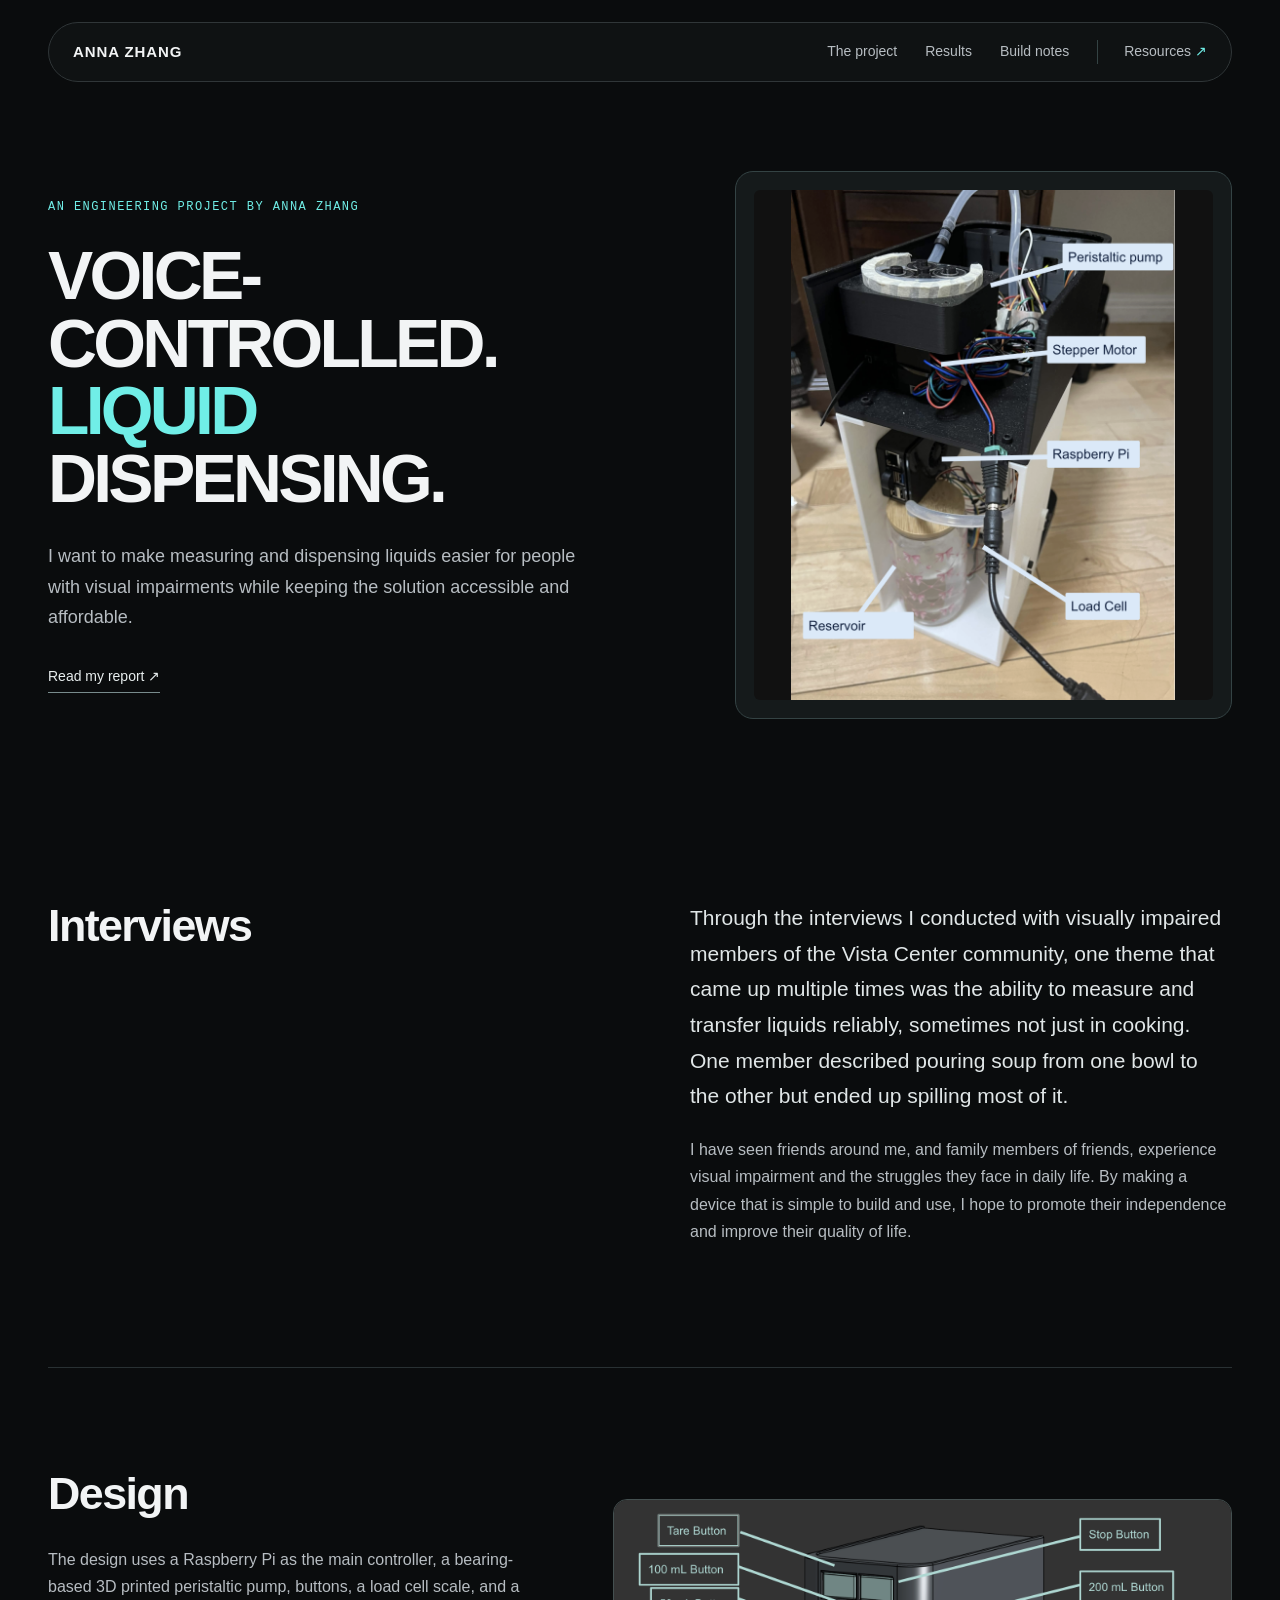
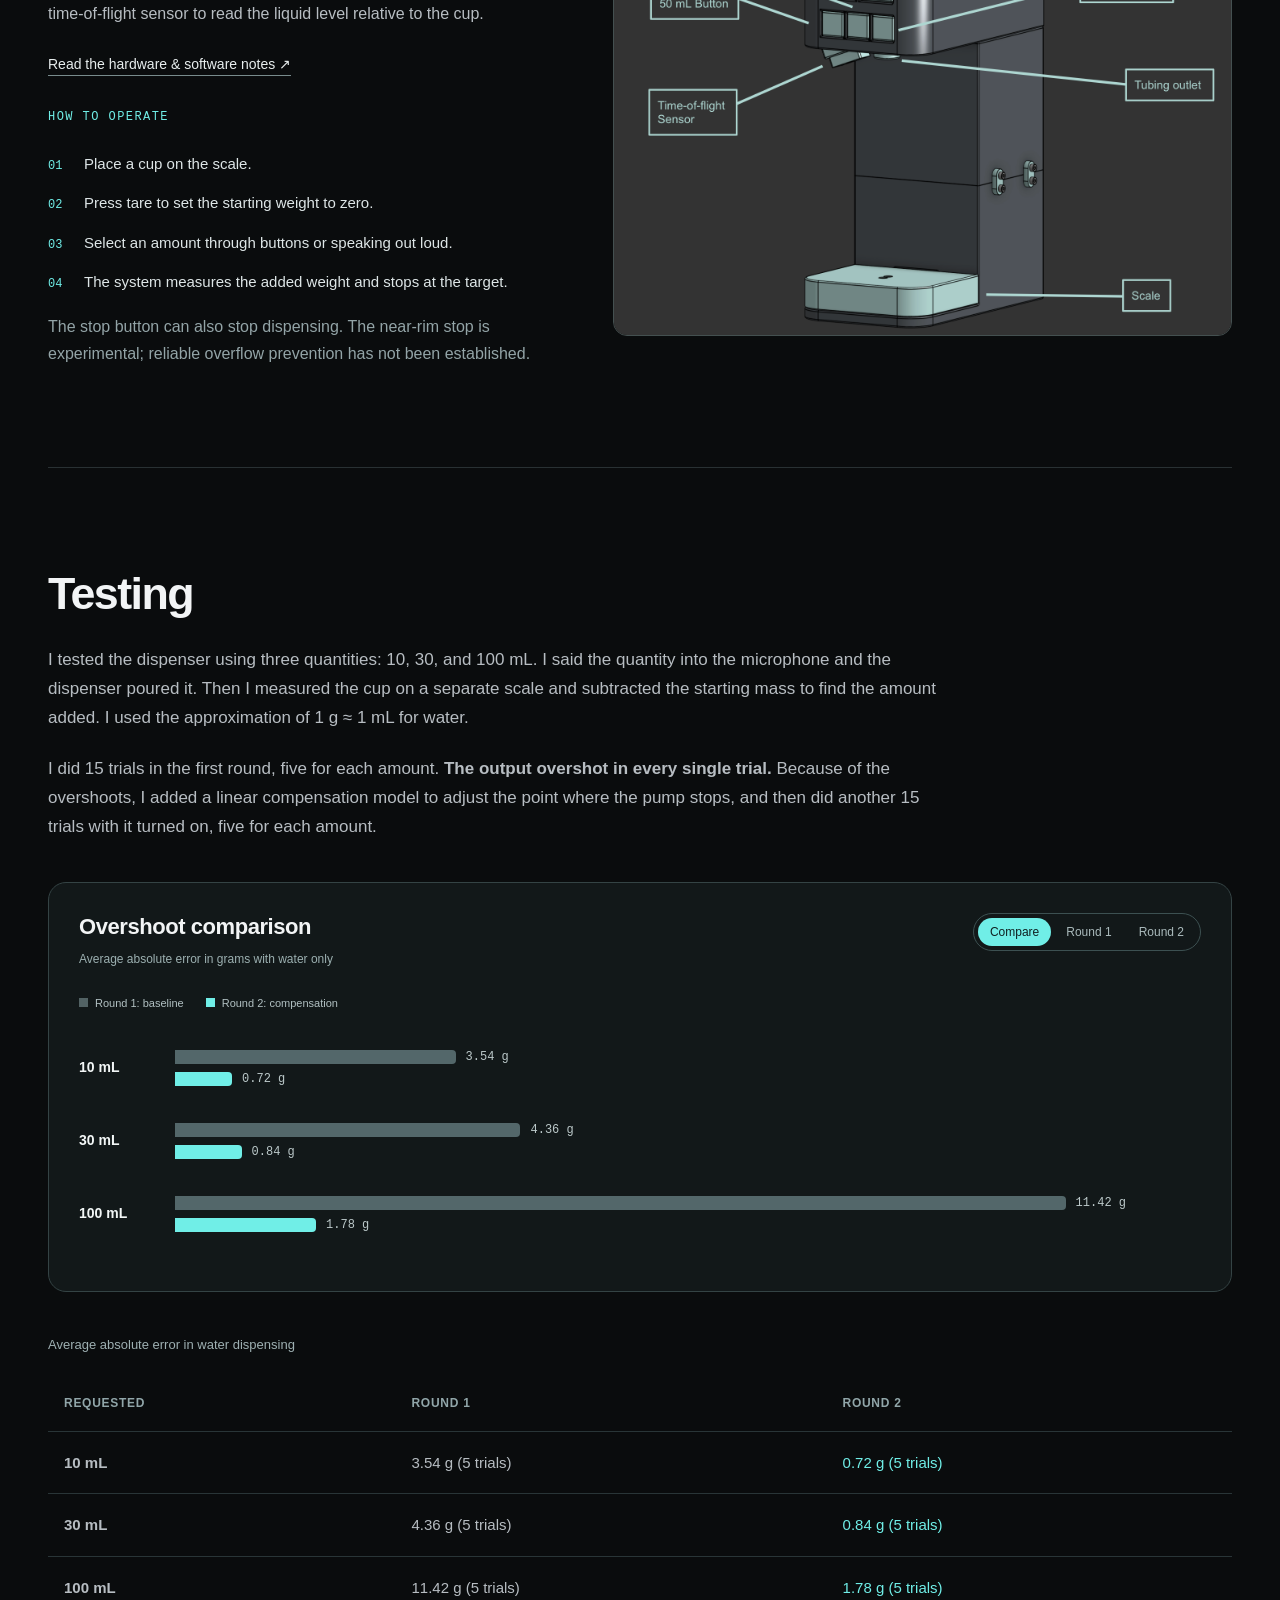
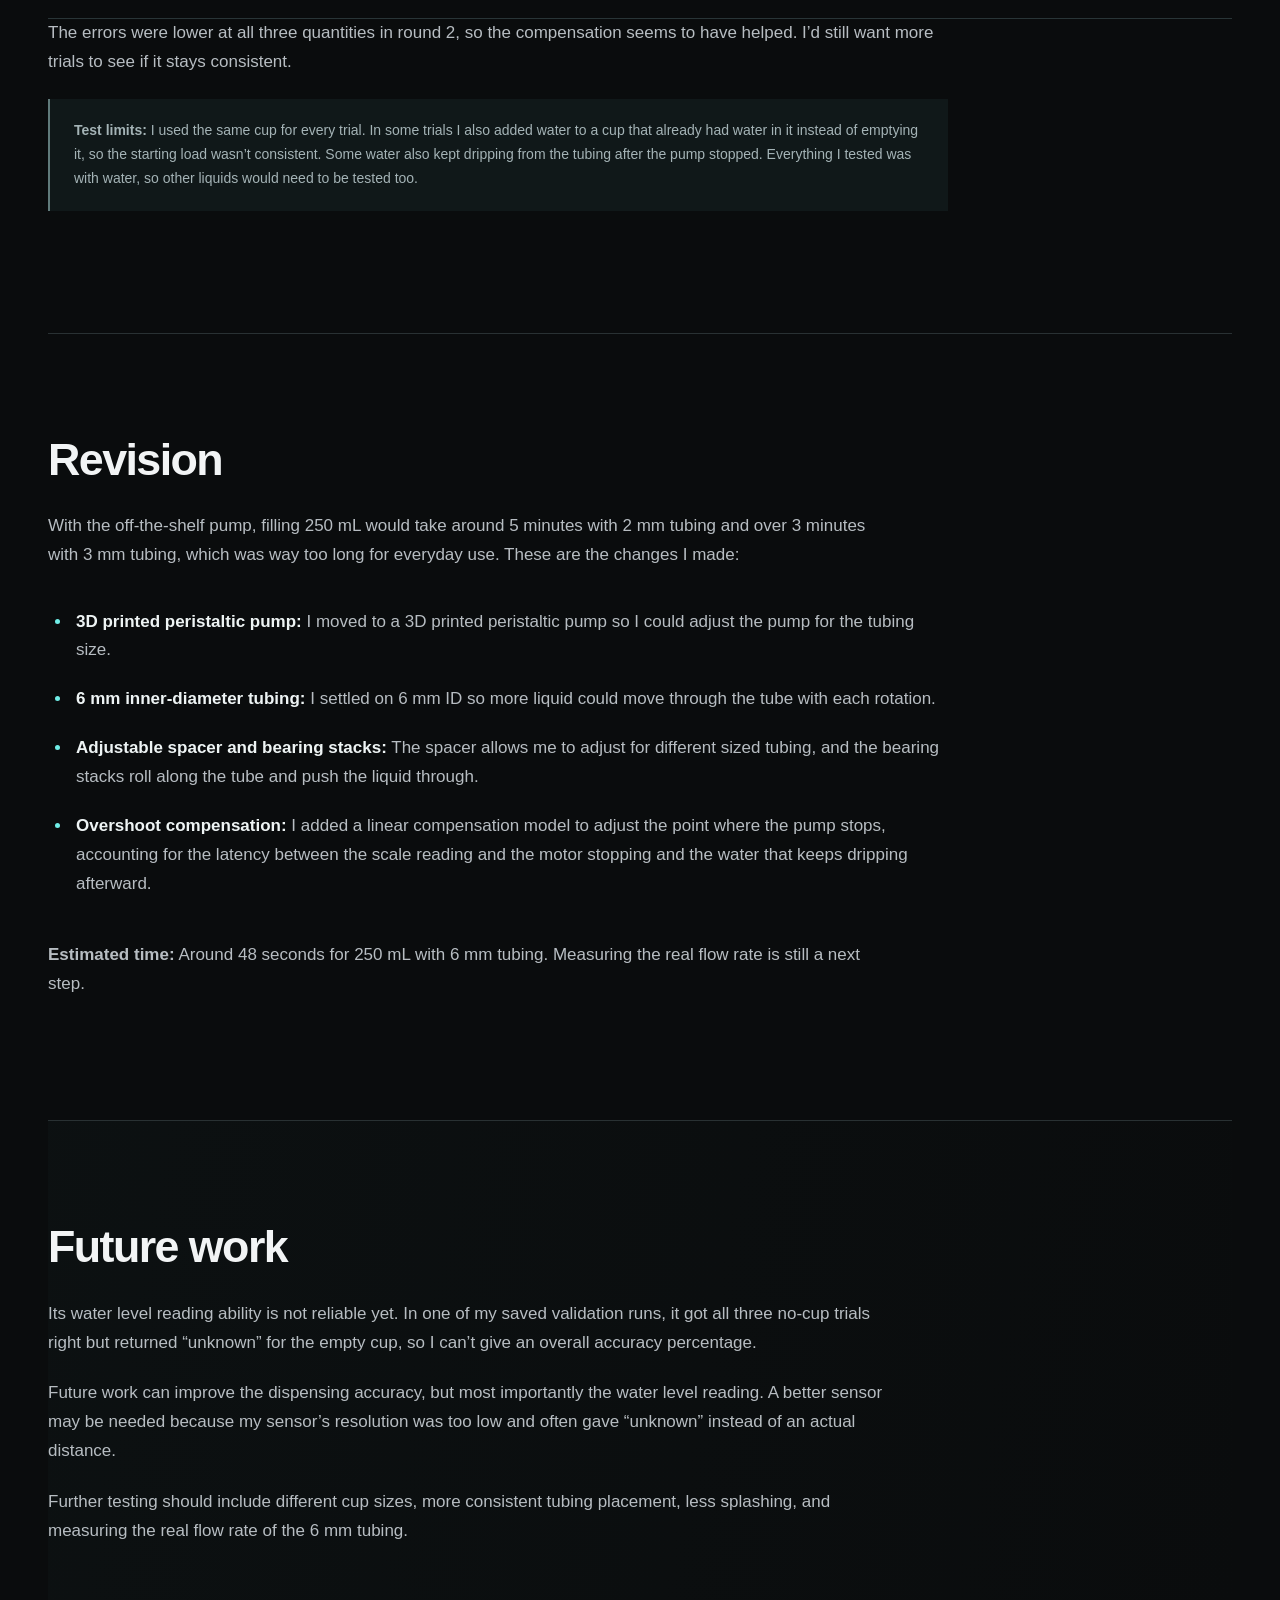
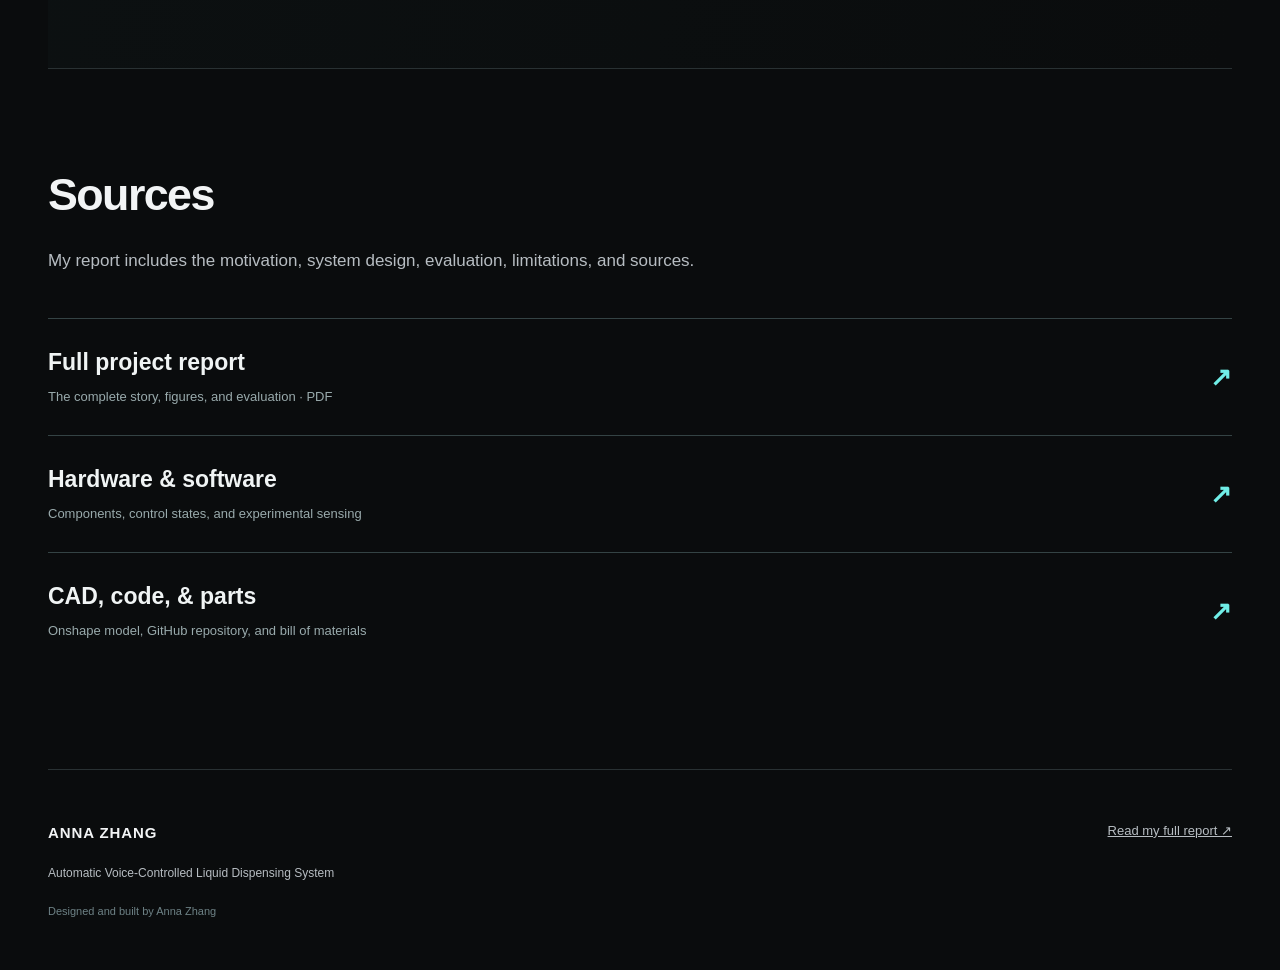
<file: index.html>
<!DOCTYPE html><html lang="en"><head><meta charset="utf-8"><meta name="viewport" content="width=device-width,initial-scale=1"><meta name="description" content="A voice-controlled liquid dispenser by Anna Zhang. Explore the working prototype, real dispensing results, design iterations, and ongoing work."><meta name="theme-color" content="#0a0c0d"><title>Voice-Controlled Liquid Dispenser · Anna Zhang</title><link rel="icon" href="icon.svg" type="image/svg+xml"><link rel="stylesheet" href="base.css"><link rel="stylesheet" href="site.css"></head><body class="home"><a class="skip" href="#main">Skip to content</a><header class="site-header"><a class="wordmark" href="index.html" aria-label="Anna Zhang home">ANNA ZHANG</a><button class="menu-toggle" aria-label="Open navigation" aria-expanded="false" aria-controls="navigation">Menu <span>+</span></button><nav id="navigation" aria-label="Main navigation"><a href="index.html#project">The project</a><a href="index.html#results">Results</a><a href="technical.html">Build notes</a><a href="resources.html">Resources <span>↗</span></a></nav></header><main id="main"><section id="project" class="hero section-shell"><div class="hero-copy"><span class="eyebrow">An engineering project by Anna Zhang</span><h1>Voice-controlled.<br><span>Liquid</span><br>dispensing.</h1><p class="hero-intro">I want to make measuring and dispensing liquids easier for people with visual impairments while keeping the solution accessible and affordable.</p><div class="hero-actions"><a class="text-link" href="VIVA.pdf?v=cfb4a41fc556">Read my report ↗</a></div></div><figure class="hero-visual"><img src="pourpal-prototype.png" alt="My assembled liquid dispenser with labeled peristaltic pump, stepper motor, Raspberry Pi, load cell, and reservoir." width="788" height="1046" fetchpriority="high"></figure></section><section id="why" class="why section-shell"><div class="section-label"><h2>Interviews</h2></div><div class="section-copy"><p>Through the interviews I conducted with visually impaired members of the Vista Center community, one theme that came up multiple times was the ability to measure and transfer liquids reliably, sometimes not just in cooking. One member described pouring soup from one bowl to the other but ended up spilling most of it.</p><p>I have seen friends around me, and family members of friends, experience visual impairment and the struggles they face in daily life. By making a device that is simple to build and use, I hope to promote their independence and improve their quality of life.</p></div></section><section id="build" class="build section-shell"><div class="section-label"><h2>Design</h2><p>The design uses a Raspberry Pi as the main controller, a bearing-based 3D printed peristaltic pump, buttons, a load cell scale, and a time-of-flight sensor to read the liquid level relative to the cup.</p><a class="text-link" href="technical.html">Read the hardware &amp; software notes ↗</a><div class="operation"><span class="eyebrow">How to operate</span><ol><li><span>01</span>Place a cup on the scale.</li><li><span>02</span>Press tare to set the starting weight to zero.</li><li><span>03</span>Select an amount through buttons or speaking out loud.</li><li><span>04</span>The system measures the added weight and stops at the target.</li></ol><p class="fineprint">The stop button can also stop dispensing. The near-rim stop is experimental; reliable overflow prevention has not been established.</p></div></div><figure class="cad-figure"><a href="pourpal-cad.png" target="_blank" rel="noopener"><img src="pourpal-cad.png" alt="My labeled CAD diagram: quantity buttons, tare and stop, time-of-flight sensor, tubing outlet, and scale." width="1530" height="1080" loading="lazy"></a></figure></section><section id="results" class="results section-shell"><h2>Testing</h2><p>I tested the dispenser using three quantities: 10, 30, and 100 mL. I said the quantity into the microphone and the dispenser poured it. Then I measured the cup on a separate scale and subtracted the starting mass to find the amount added. I used the approximation of 1 g ≈ 1 mL for water.</p><p>I did 15 trials in the first round, five for each amount. <strong>The output overshot in every single trial.</strong> Because of the overshoots, I added a linear compensation model to adjust the point where the pump stops, and then did another 15 trials with it turned on, five for each amount.</p>
<div class="chart-panel"><div class="chart-toolbar"><div><h3>Overshoot comparison</h3><p>Average absolute error in grams with water only</p></div><div class="chart-controls" role="group" aria-label="Compare dispensing rounds"><button type="button" data-round="both" aria-pressed="true">Compare</button><button type="button" data-round="before" aria-pressed="false">Round 1</button><button type="button" data-round="after" aria-pressed="false">Round 2</button></div></div><div class="chart-legend"><span class="before-key">Round 1: baseline</span><span class="after-key">Round 2: compensation</span></div><div class="bar-chart" aria-label="Average absolute errors: 10 mL 3.54 to 0.72 grams; 30 mL 4.36 to 0.84 grams; 100 mL 11.42 to 1.78 grams."><div class="bar-group"><strong>10 mL</strong><div class="bars"><div class="bar-row before"><div class="bar" style="--bar:29.50%"></div><span>3.54 g</span></div><div class="bar-row after"><div class="bar" style="--bar:6.00%"></div><span>0.72 g</span></div></div></div><div class="bar-group"><strong>30 mL</strong><div class="bars"><div class="bar-row before"><div class="bar" style="--bar:36.33%"></div><span>4.36 g</span></div><div class="bar-row after"><div class="bar" style="--bar:7.00%"></div><span>0.84 g</span></div></div></div><div class="bar-group"><strong>100 mL</strong><div class="bars"><div class="bar-row before"><div class="bar" style="--bar:95.17%"></div><span>11.42 g</span></div><div class="bar-row after"><div class="bar" style="--bar:14.83%"></div><span>1.78 g</span></div></div></div></div></div><div class="table-scroll"><table><caption>Average absolute error in water dispensing</caption><thead><tr><th scope="col">Requested</th><th scope="col">Round 1</th><th scope="col">Round 2</th></tr></thead><tbody><tr><th scope="row">10 mL</th><td>3.54 g (5 trials)</td><td>0.72 g (5 trials)</td></tr><tr><th scope="row">30 mL</th><td>4.36 g (5 trials)</td><td>0.84 g (5 trials)</td></tr><tr><th scope="row">100 mL</th><td>11.42 g (5 trials)</td><td>1.78 g (5 trials)</td></tr></tbody></table></div>
<p>The errors were lower at all three quantities in round 2, so the compensation seems to have helped. I’d still want more trials to see if it stays consistent.</p><p><strong>Test limits:</strong> I used the same cup for every trial. In some trials I also added water to a cup that already had water in it instead of emptying it, so the starting load wasn’t consistent. Some water also kept dripping from the tubing after the pump stopped. Everything I tested was with water, so other liquids would need to be tested too.</p></section><section id="iterations" class="iterations section-shell"><h2>Revision</h2><p>With the off-the-shelf pump, filling 250 mL would take around 5 minutes with 2 mm tubing and over 3 minutes with 3 mm tubing, which was way too long for everyday use. These are the changes I made:</p><ul class="prototype-changes"><li><strong>3D printed peristaltic pump:</strong> I moved to a 3D printed peristaltic pump so I could adjust the pump for the tubing size.</li><li><strong>6 mm inner-diameter tubing:</strong> I settled on 6 mm ID so more liquid could move through the tube with each rotation.</li><li><strong>Adjustable spacer and bearing stacks:</strong> The spacer allows me to adjust for different sized tubing, and the bearing stacks roll along the tube and push the liquid through.</li><li><strong>Overshoot compensation:</strong> I added a linear compensation model to adjust the point where the pump stops, accounting for the latency between the scale reading and the motor stopping and the water that keeps dripping afterward.</li></ul><p><strong>Estimated time:</strong> Around 48 seconds for 250 mL with 6 mm tubing. Measuring the real flow rate is still a next step.</p></section><section id="next" class="next-work section-shell"><h2>Future work</h2><p>Its water level reading ability is not reliable yet. In one of my saved validation runs, it got all three no-cup trials right but returned “unknown” for the empty cup, so I can’t give an overall accuracy percentage.</p><p>Future work can improve the dispensing accuracy, but most importantly the water level reading. A better sensor may be needed because my sensor’s resolution was too low and often gave “unknown” instead of an actual distance.</p><p>Further testing should include different cup sizes, more consistent tubing placement, less splashing, and measuring the real flow rate of the 6 mm tubing.</p></section><section class="resource-section section-shell" id="resources"><h2>Sources</h2><p>My report includes the motivation, system design, evaluation, limitations, and sources.</p><div class="resource-links"><a href="VIVA.pdf?v=cfb4a41fc556"><div><strong>Full project report</strong><small>The complete story, figures, and evaluation · PDF</small></div><b>↗</b></a><a href="technical.html"><div><strong>Hardware &amp; software</strong><small>Components, control states, and experimental sensing</small></div><b>↗</b></a><a href="resources.html"><div><strong>CAD, code, &amp; parts</strong><small>Onshape model, GitHub repository, and bill of materials</small></div><b>↗</b></a></div></section></main><footer class="site-footer"><a class="wordmark" href="index.html">ANNA ZHANG</a><p>Automatic Voice-Controlled Liquid Dispensing System</p><a href="VIVA.pdf?v=cfb4a41fc556">Read my full report ↗</a><small>Designed and built by Anna Zhang</small></footer><script src="app.js" defer></script></body></html>
</file>
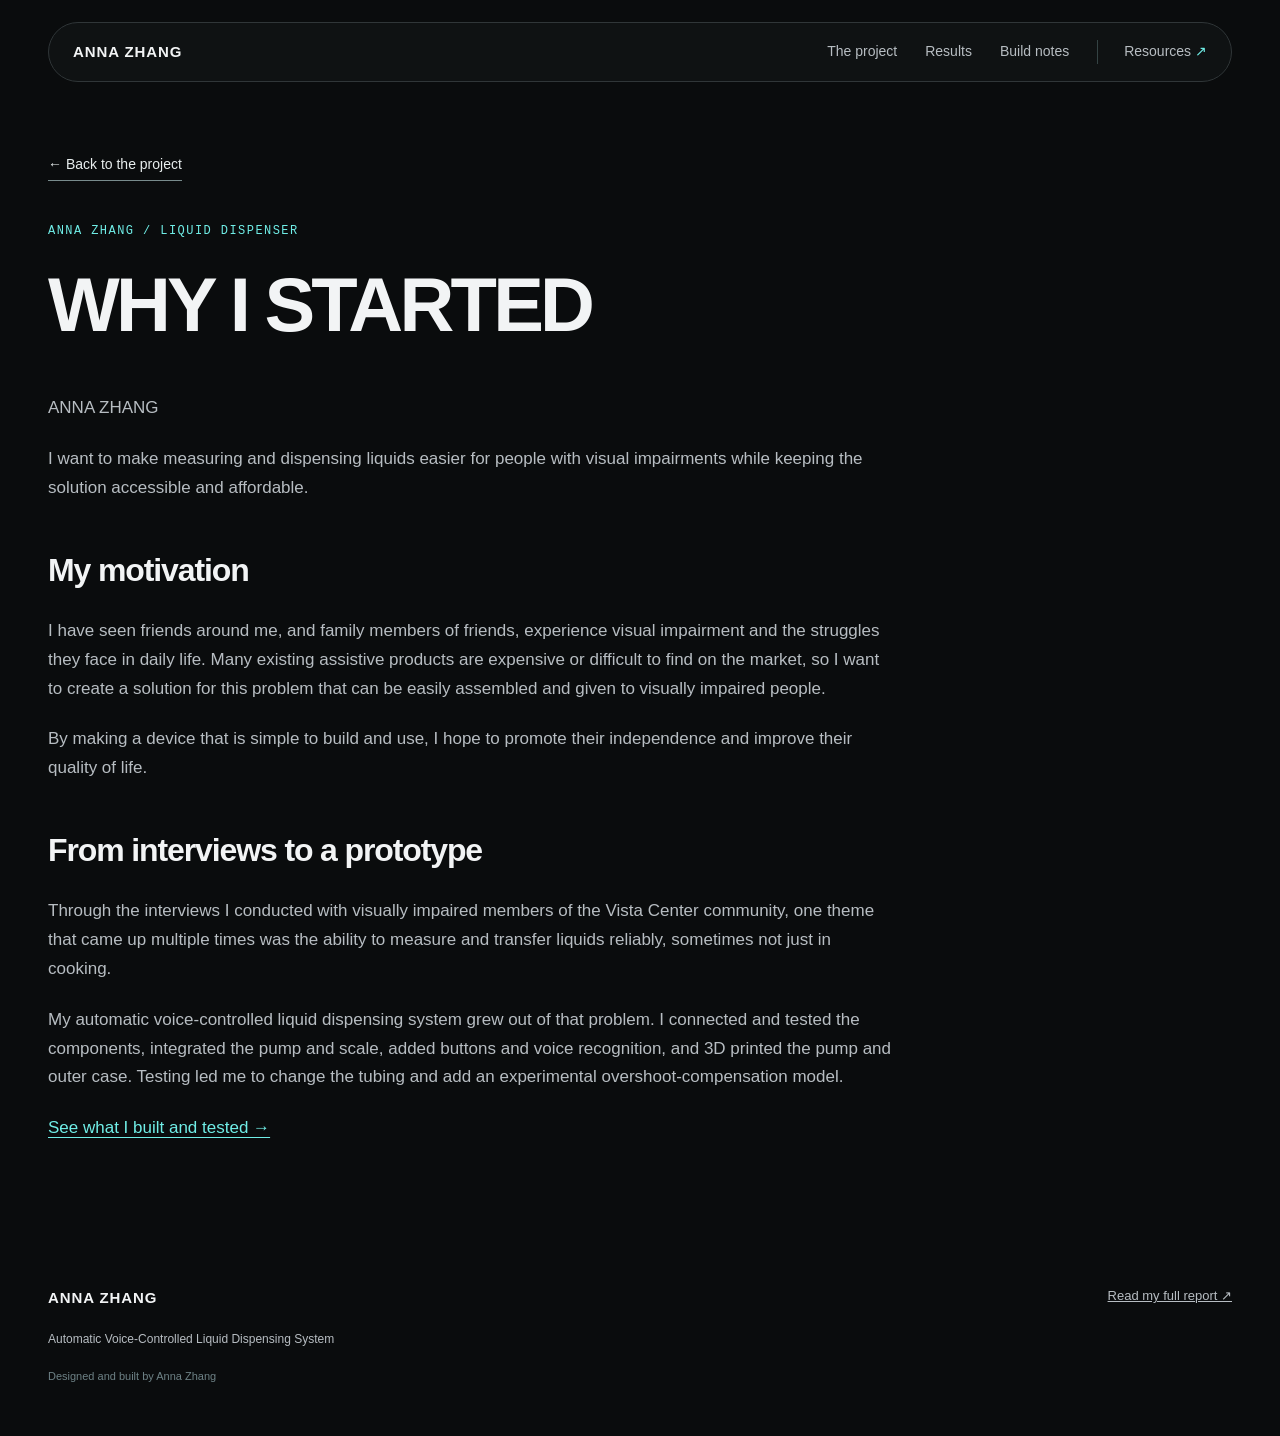
<file: about.html>
<!DOCTYPE html><html lang="en"><head><meta charset="utf-8"><meta name="viewport" content="width=device-width,initial-scale=1"><meta name="description" content="Why I started for Anna Zhang’s automatic voice-controlled liquid dispensing system."><meta name="theme-color" content="#0a0c0d"><title>Why I started · Anna Zhang</title><link rel="icon" href="icon.svg" type="image/svg+xml"><link rel="stylesheet" href="base.css"><link rel="stylesheet" href="site.css"></head><body class="article-page"><a class="skip" href="#main">Skip to content</a><header class="site-header"><a class="wordmark" href="index.html" aria-label="Anna Zhang home">ANNA ZHANG</a><button class="menu-toggle" aria-label="Open navigation" aria-expanded="false" aria-controls="navigation">Menu <span>+</span></button><nav id="navigation" aria-label="Main navigation"><a href="index.html#project">The project</a><a href="index.html#results">Results</a><a href="technical.html">Build notes</a><a href="resources.html">Resources <span>↗</span></a></nav></header><main id="main" class="article section-shell"><a class="text-link" href="index.html">← Back to the project</a><span class="eyebrow">Anna Zhang / Liquid dispenser</span><h1>Why I started</h1><div class="article-body">

			
<p>ANNA ZHANG</p><p>I want to make measuring and dispensing liquids easier for people with visual impairments while keeping the solution accessible and affordable.</p>
<h2>My motivation</h2><p>I have seen friends around me, and family members of friends, experience visual impairment and the struggles they face in daily life. Many existing assistive products are expensive or difficult to find on the market, so I want to create a solution for this problem that can be easily assembled and given to visually impaired people.</p><p>By making a device that is simple to build and use, I hope to promote their independence and improve their quality of life.</p>
<h2>From interviews to a prototype</h2><p>Through the interviews I conducted with visually impaired members of the Vista Center community, one theme that came up multiple times was the ability to measure and transfer liquids reliably, sometimes not just in cooking.</p><p>My automatic voice-controlled liquid dispensing system grew out of that problem. I connected and tested the components, integrated the pump and scale, added buttons and voice recognition, and 3D printed the pump and outer case. Testing led me to change the tubing and add an experimental overshoot-compensation model.</p><p><a href="index.html">See what I built and tested →</a></p>
		
</div></main><footer class="site-footer"><a class="wordmark" href="index.html">ANNA ZHANG</a><p>Automatic Voice-Controlled Liquid Dispensing System</p><a href="VIVA.pdf?v=cfb4a41fc556">Read my full report ↗</a><small>Designed and built by Anna Zhang</small></footer><script src="app.js" defer></script></body></html>
</file>
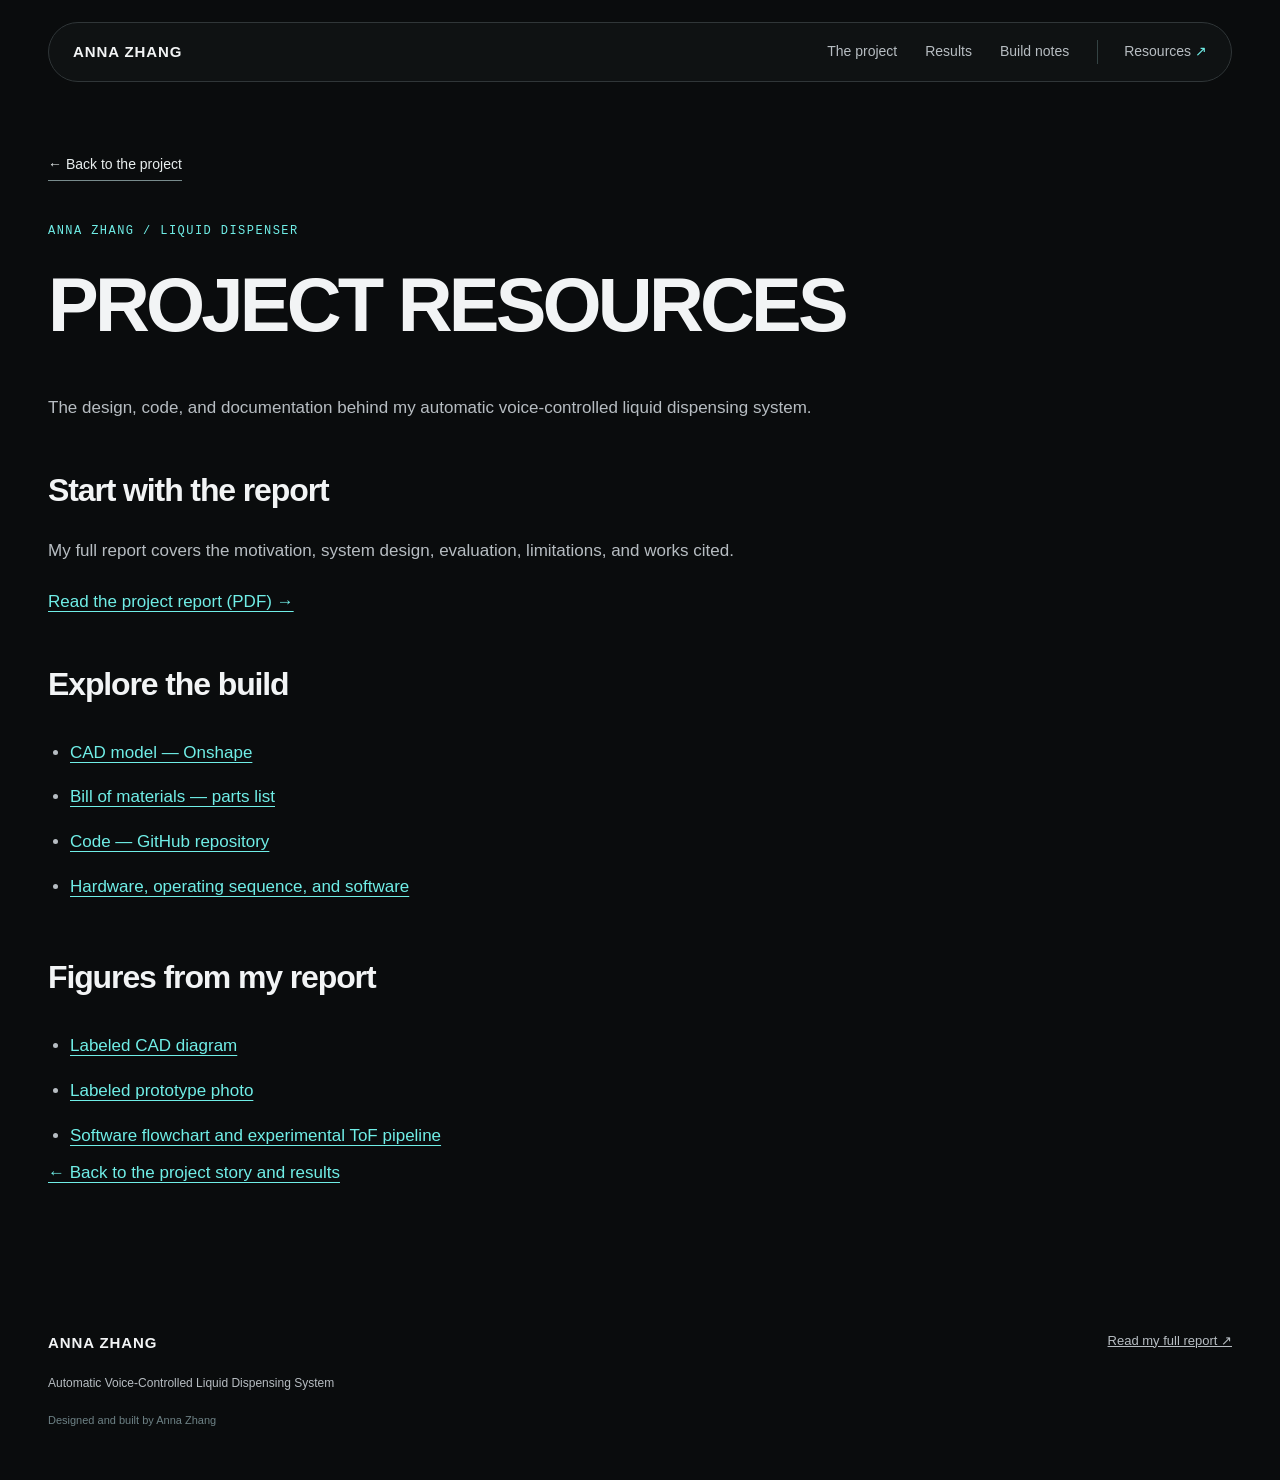
<file: resources.html>
<!DOCTYPE html><html lang="en"><head><meta charset="utf-8"><meta name="viewport" content="width=device-width,initial-scale=1"><meta name="description" content="Project resources for Anna Zhang’s automatic voice-controlled liquid dispensing system."><meta name="theme-color" content="#0a0c0d"><title>Project resources · Anna Zhang</title><link rel="icon" href="icon.svg" type="image/svg+xml"><link rel="stylesheet" href="base.css"><link rel="stylesheet" href="site.css"></head><body class="article-page"><a class="skip" href="#main">Skip to content</a><header class="site-header"><a class="wordmark" href="index.html" aria-label="Anna Zhang home">ANNA ZHANG</a><button class="menu-toggle" aria-label="Open navigation" aria-expanded="false" aria-controls="navigation">Menu <span>+</span></button><nav id="navigation" aria-label="Main navigation"><a href="index.html#project">The project</a><a href="index.html#results">Results</a><a href="technical.html">Build notes</a><a href="resources.html">Resources <span>↗</span></a></nav></header><main id="main" class="article section-shell"><a class="text-link" href="index.html">← Back to the project</a><span class="eyebrow">Anna Zhang / Liquid dispenser</span><h1>Project resources</h1><div class="article-body">

			
<p>The design, code, and documentation behind my automatic voice-controlled liquid dispensing system.</p>
<h2>Start with the report</h2><p>My full report covers the motivation, system design, evaluation, limitations, and works cited.</p>
<p><a href="VIVA.pdf?v=cfb4a41fc556">Read the project report (PDF) →</a></p>
<h2>Explore the build</h2>
<ul><li><a href="https://cad.onshape.com/documents/89c1e2d751bea466b80b8828/w/7fbbadfa79b7735ea0154f81/e/75fe2954d9301812b16516c3" target="_blank" rel="noopener">CAD model — Onshape</a></li><li><a href="https://docs.google.com/spreadsheets/d/1MEt7Rrw82__GPrZ_N5E3bGAwAnIcnz3e56m892PVnfU/edit?usp=sharing" target="_blank" rel="noopener">Bill of materials — parts list</a></li><li><a href="https://github.com/coolFalcon-pixel/dispenser" target="_blank" rel="noopener">Code — GitHub repository</a></li><li><a href="technical.html">Hardware, operating sequence, and software</a></li></ul>
<h2>Figures from my report</h2><ul><li><a href="pourpal-cad.png">Labeled CAD diagram</a></li><li><a href="pourpal-prototype.png">Labeled prototype photo</a></li><li><a href="pourpal-software-flowchart.png">Software flowchart and experimental ToF pipeline</a></li></ul>
<p><a href="index.html">← Back to the project story and results</a></p>
		
</div></main><footer class="site-footer"><a class="wordmark" href="index.html">ANNA ZHANG</a><p>Automatic Voice-Controlled Liquid Dispensing System</p><a href="VIVA.pdf?v=cfb4a41fc556">Read my full report ↗</a><small>Designed and built by Anna Zhang</small></footer><script src="app.js" defer></script></body></html>
</file>
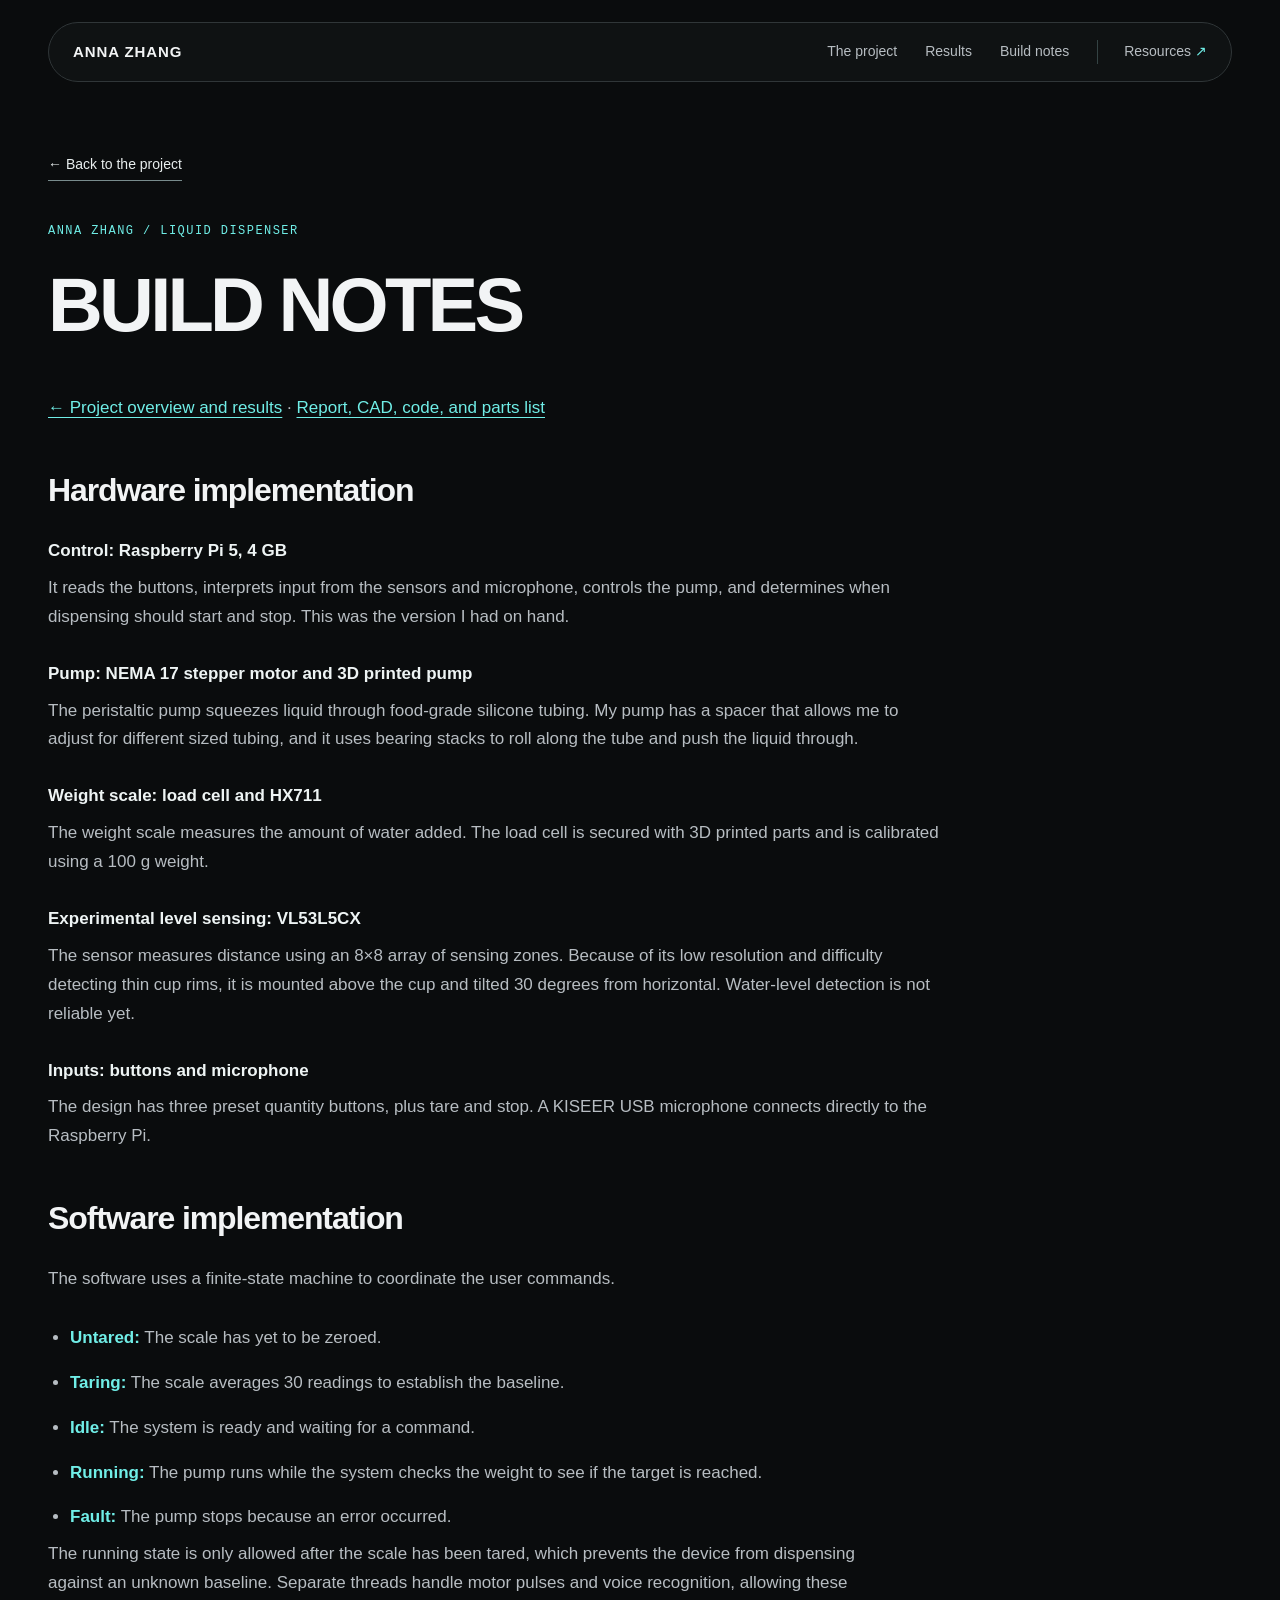
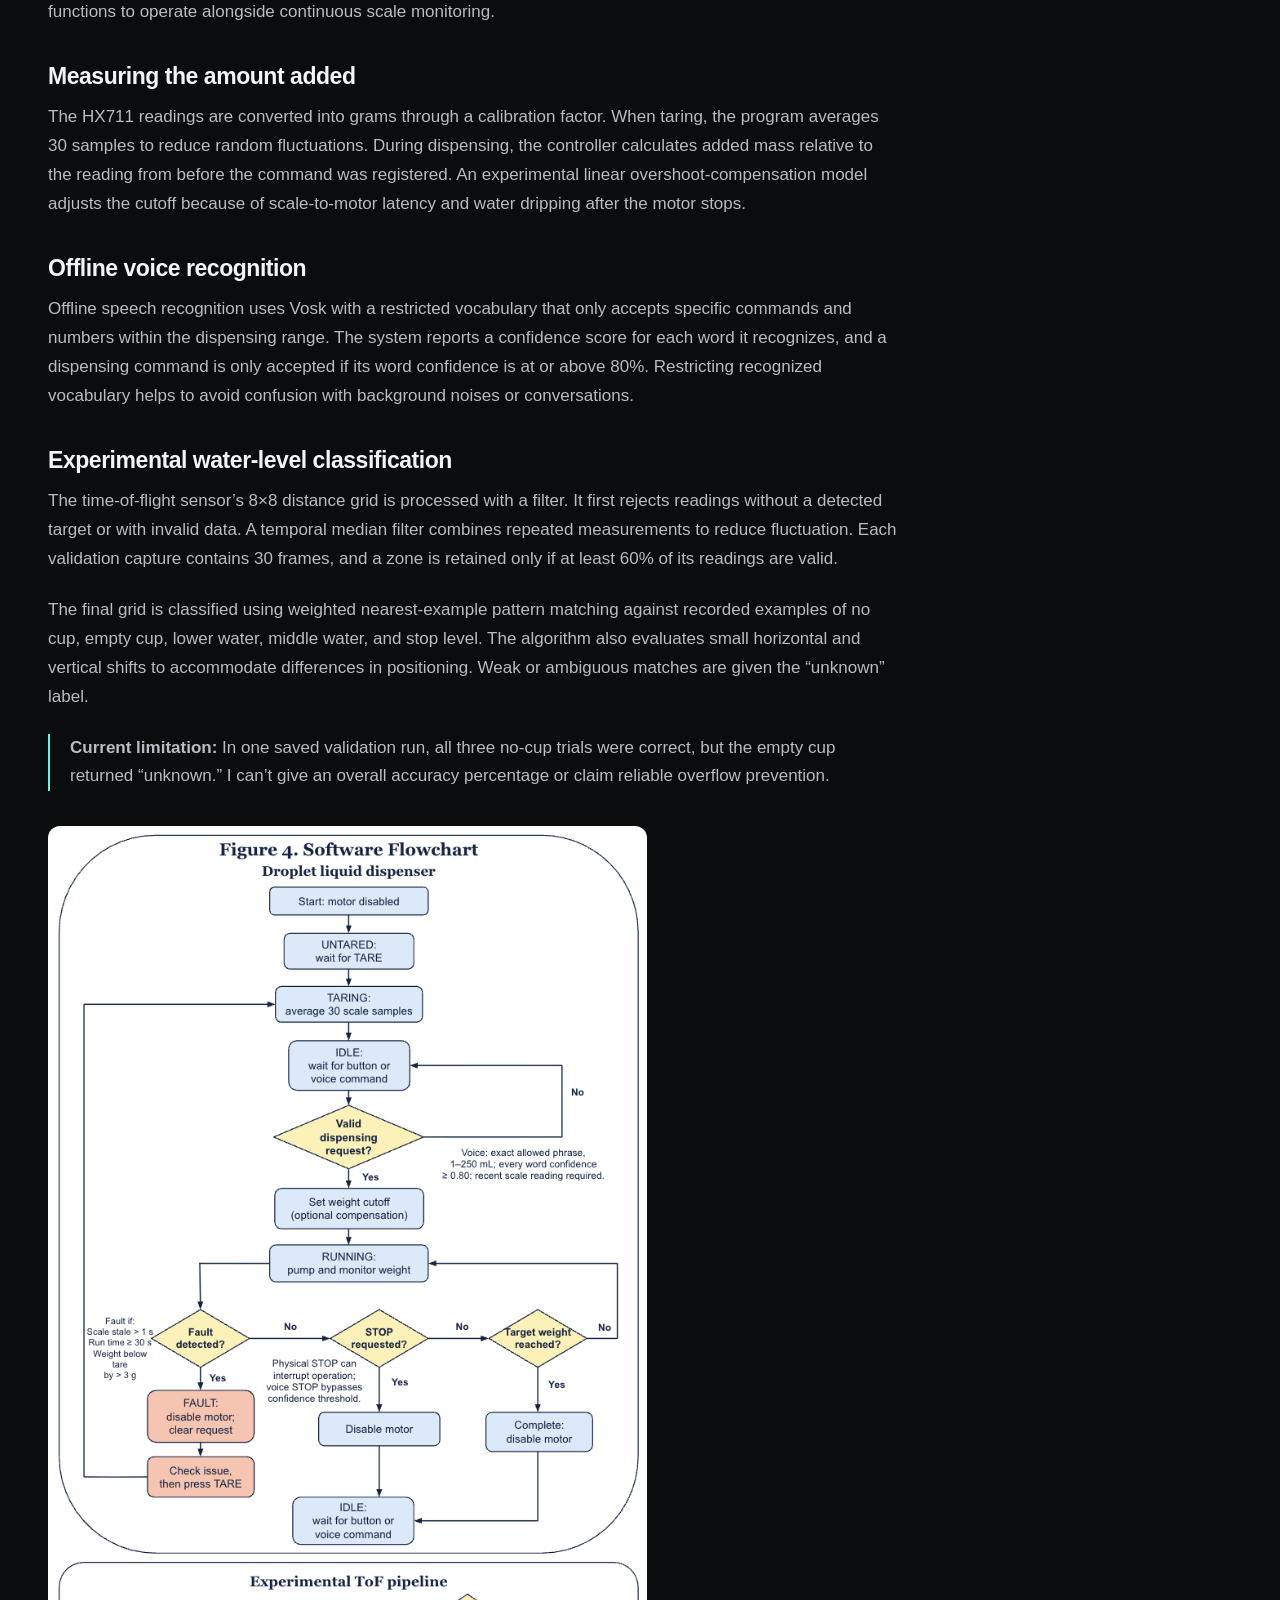
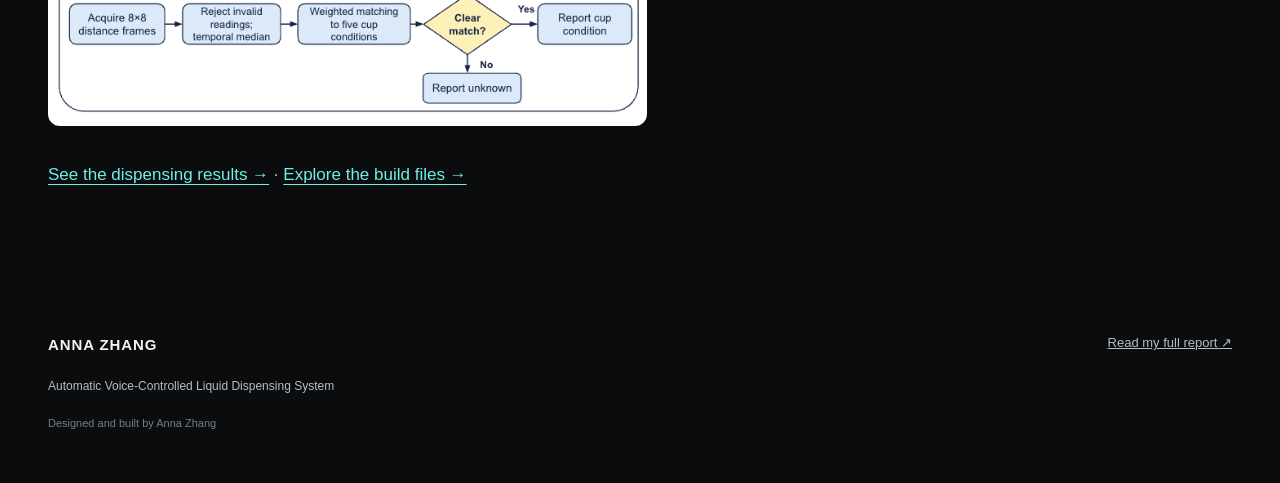
<file: technical.html>
<!DOCTYPE html><html lang="en"><head><meta charset="utf-8"><meta name="viewport" content="width=device-width,initial-scale=1"><meta name="description" content="Build notes for Anna Zhang’s automatic voice-controlled liquid dispensing system."><meta name="theme-color" content="#0a0c0d"><title>Build notes · Anna Zhang</title><link rel="icon" href="icon.svg" type="image/svg+xml"><link rel="stylesheet" href="base.css"><link rel="stylesheet" href="site.css"></head><body class="article-page"><a class="skip" href="#main">Skip to content</a><header class="site-header"><a class="wordmark" href="index.html" aria-label="Anna Zhang home">ANNA ZHANG</a><button class="menu-toggle" aria-label="Open navigation" aria-expanded="false" aria-controls="navigation">Menu <span>+</span></button><nav id="navigation" aria-label="Main navigation"><a href="index.html#project">The project</a><a href="index.html#results">Results</a><a href="technical.html">Build notes</a><a href="resources.html">Resources <span>↗</span></a></nav></header><main id="main" class="article section-shell"><a class="text-link" href="index.html">← Back to the project</a><span class="eyebrow">Anna Zhang / Liquid dispenser</span><h1>Build notes</h1><div class="article-body">

			
<p><a href="index.html">← Project overview and results</a> · <a href="resources.html">Report, CAD, code, and parts list</a></p>

<h2>Hardware implementation</h2>
<dl><dt><strong>Control: Raspberry Pi 5, 4 GB</strong></dt><dd>It reads the buttons, interprets input from the sensors and microphone, controls the pump, and determines when dispensing should start and stop. This was the version I had on hand.</dd><dt><strong>Pump: NEMA 17 stepper motor and 3D printed pump</strong></dt><dd>The peristaltic pump squeezes liquid through food-grade silicone tubing. My pump has a spacer that allows me to adjust for different sized tubing, and it uses bearing stacks to roll along the tube and push the liquid through.</dd><dt><strong>Weight scale: load cell and HX711</strong></dt><dd>The weight scale measures the amount of water added. The load cell is secured with 3D printed parts and is calibrated using a 100 g weight.</dd><dt><strong>Experimental level sensing: VL53L5CX</strong></dt><dd>The sensor measures distance using an 8×8 array of sensing zones. Because of its low resolution and difficulty detecting thin cup rims, it is mounted above the cup and tilted 30 degrees from horizontal. Water-level detection is not reliable yet.</dd><dt><strong>Inputs: buttons and microphone</strong></dt><dd>The design has three preset quantity buttons, plus tare and stop. A KISEER USB microphone connects directly to the Raspberry Pi.</dd></dl>
<h2>Software implementation</h2><p>The software uses a finite-state machine to coordinate the user commands.</p><ul class="state-list"><li><strong>Untared:</strong> The scale has yet to be zeroed.</li><li><strong>Taring:</strong> The scale averages 30 readings to establish the baseline.</li><li><strong>Idle:</strong> The system is ready and waiting for a command.</li><li><strong>Running:</strong> The pump runs while the system checks the weight to see if the target is reached.</li><li><strong>Fault:</strong> The pump stops because an error occurred.</li></ul><p>The running state is only allowed after the scale has been tared, which prevents the device from dispensing against an unknown baseline. Separate threads handle motor pulses and voice recognition, allowing these functions to operate alongside continuous scale monitoring.</p>
<h3>Measuring the amount added</h3><p>The HX711 readings are converted into grams through a calibration factor. When taring, the program averages 30 samples to reduce random fluctuations. During dispensing, the controller calculates added mass relative to the reading from before the command was registered. An experimental linear overshoot-compensation model adjusts the cutoff because of scale-to-motor latency and water dripping after the motor stops.</p>
<h3>Offline voice recognition</h3><p>Offline speech recognition uses Vosk with a restricted vocabulary that only accepts specific commands and numbers within the dispensing range. The system reports a confidence score for each word it recognizes, and a dispensing command is only accepted if its word confidence is at or above 80%. Restricting recognized vocabulary helps to avoid confusion with background noises or conversations.</p>
<h3>Experimental water-level classification</h3><p>The time-of-flight sensor’s 8×8 distance grid is processed with a filter. It first rejects readings without a detected target or with invalid data. A temporal median filter combines repeated measurements to reduce fluctuation. Each validation capture contains 30 frames, and a zone is retained only if at least 60% of its readings are valid.</p><p>The final grid is classified using weighted nearest-example pattern matching against recorded examples of no cup, empty cup, lower water, middle water, and stop level. The algorithm also evaluates small horizontal and vertical shifts to accommodate differences in positioning. Weak or ambiguous matches are given the “unknown” label.</p><p><strong>Current limitation:</strong> In one saved validation run, all three no-cup trials were correct, but the empty cup returned “unknown.” I can’t give an overall accuracy percentage or claim reliable overflow prevention.</p>
<figure><img decoding="async" src="pourpal-software-flowchart.png" alt="Software flowchart: tare before dispensing, accept a valid request, monitor mass while pumping, and stop on target, stop request, or fault. A separate experimental ToF pipeline filters distance frames and reports a cup condition or unknown."></figure>
<p><a href="index.html#results">See the dispensing results →</a> · <a href="resources.html">Explore the build files →</a></p>
		
</div></main><footer class="site-footer"><a class="wordmark" href="index.html">ANNA ZHANG</a><p>Automatic Voice-Controlled Liquid Dispensing System</p><a href="VIVA.pdf?v=cfb4a41fc556">Read my full report ↗</a><small>Designed and built by Anna Zhang</small></footer><script src="app.js" defer></script></body></html>
</file>
<file: base.css>
/* =====================================================
   Aero Inventor — main.css
   Tokens: black bg / dark pill nav / fluorescent cyan accent / Archivo+Inter+Mono
   ===================================================== */

:root {
	--c-bg: #0a0c0d;
	--c-ink: #f2f4f5;
	--c-body: #b7bdc2;
	--c-muted: #788086;
	--c-line: #22262a;
	--c-panel: #101315;
	--c-accent: #07f4ed;
	--c-accent-ink: #07f4ed;
	--font-head: "Archivo", "Helvetica Neue", Arial, sans-serif;
	--font-body: "Inter", "Segoe UI", Arial, sans-serif;
	--font-mono: "JetBrains Mono", "Courier New", monospace;
	--w-wide: 1564px;
	--w-text: 860px;
	--nav-h: 64px;
	--sec-pad: clamp(72px, 10vw, 140px);
}

/* ---------- reset ---------- */
*, *::before, *::after { box-sizing: border-box; }
html { scroll-behavior: smooth; }
body {
	margin: 0;
	background: var(--c-bg);
	color: var(--c-body);
	font-family: var(--font-body);
	font-size: 17px;
	line-height: 1.65;
	-webkit-font-smoothing: antialiased;
}
img { max-width: 100%; height: auto; display: block; }
a { color: inherit; text-decoration: none; }
ul { margin: 0; padding: 0; list-style: none; }

h1, h2, h3, h4 {
	font-family: var(--font-head);
	color: var(--c-ink);
	line-height: 1.04;
	letter-spacing: -0.02em;
	margin: 0 0 0.5em;
	font-weight: 800;
}
h1 { font-size: clamp(44px, 7vw, 96px); text-transform: uppercase; }
h2 { font-size: clamp(32px, 4.6vw, 60px); text-transform: uppercase; }
h3 { font-size: clamp(22px, 2.6vw, 32px); }

/* ---------- utilities ---------- */
.aero-container { max-width: var(--w-wide); margin: 0 auto; padding: 0 clamp(18px, 4vw, 56px); }
.aero-narrow { max-width: var(--w-text); }

.aero-kicker {
	font-family: var(--font-mono);
	font-size: 13px;
	letter-spacing: 0.14em;
	text-transform: uppercase;
	color: var(--c-accent-ink);
	display: inline-flex;
	align-items: center;
	gap: 10px;
	margin-bottom: 18px;
}
.aero-kicker::before {
	content: "";
	width: 22px; height: 10px;
	background: var(--c-accent);
	display: inline-block;
}

.aero-btn {
	display: inline-flex;
	align-items: center;
	gap: 10px;
	font-family: var(--font-head);
	font-weight: 700;
	font-size: 15px;
	letter-spacing: 0.04em;
	text-transform: uppercase;
	padding: 16px 34px;
	border-radius: 999px;
	background: var(--c-ink);
	color: var(--c-bg);
	border: 1px solid var(--c-ink);
	transition: background .2s ease, color .2s ease, transform .2s ease;
}
.aero-btn:hover { background: var(--c-accent); border-color: var(--c-accent); color: var(--c-bg); transform: translateY(-2px); }
.aero-btn--ghost { background: transparent; color: var(--c-ink); }
.aero-btn--ghost:hover { background: var(--c-ink); color: var(--c-bg); }

.screen-reader-text {
	position: absolute !important;
	width: 1px; height: 1px;
	overflow: hidden; clip: rect(1px,1px,1px,1px);
}

/* ---------- sections ---------- */
.aero-section { padding: var(--sec-pad) 0; border-top: 1px solid var(--c-line); }
.aero-section:first-of-type { border-top: 0; }

/* ---------- pill nav ---------- */
.aero-nav {
	position: fixed;
	inset: 18px auto auto 50%;
	transform: translateX(-50%);
	z-index: 100;
}
.aero-nav__inner {
	background: #101314;
	border: 1px solid #2a2f33;
	border-radius: 999px;
	padding: 8px 22px;
	display: flex;
	align-items: center;
	gap: 20px;
	box-shadow: 0 6px 24px rgba(0,0,0,.5);
	max-width: calc(100vw - 32px);
}
.aero-nav__logo, .aero-nav__logo a {
	color: #fff;
	font-family: var(--font-head);
	font-weight: 800;
	font-size: 17px;
	letter-spacing: 0.02em;
	white-space: nowrap;
}
.aero-nav__logo img.custom-logo { max-height: 30px; width: auto; }
.aero-nav__menu { display: flex; align-items: center; gap: 18px; }
.aero-menu { display: flex; gap: 4px; }
.aero-menu a {
	color: rgba(255,255,255,.82);
	font-size: 14px;
	font-weight: 500;
	padding: 8px 14px;
	border-radius: 999px;
	transition: background .18s ease, color .18s ease;
	white-space: nowrap;
}
.aero-menu a:hover, .aero-menu .current-menu-item a, .aero-menu .current_page_item a {
	background: var(--c-accent);
	color: var(--c-bg);
}
.aero-menu--lang { text-transform: uppercase; font-family: var(--font-mono); font-size: 12px; border-left: 1px solid rgba(255,255,255,.22); padding-left: 14px; }

.aero-nav__toggle {
	display: none;
	background: none; border: 0; padding: 10px;
	cursor: pointer;
}
.aero-nav__toggle span {
	display: block; width: 20px; height: 2px;
	background: #fff; margin: 5px 0;
	transition: transform .2s ease, opacity .2s ease;
}

/* ---------- hero ---------- */
.aero-hero {
	min-height: 92vh;
	display: flex;
	flex-direction: column;
	justify-content: center;
	padding-top: calc(var(--nav-h) + 40px);
	position: relative;
	overflow: hidden;
}
.aero-hero__lines span { display: block; }
.aero-hero__lines .accent { color: var(--c-accent-ink); }
.aero-hero__sub { font-size: clamp(17px, 1.6vw, 22px); color: var(--c-body); max-width: 640px; margin: 28px 0 40px; }
.aero-hero__img { margin-top: 56px; }
/* 3D interactive hero */
.aero-hero__3d {
	position: relative;
	margin-top: 48px;
	height: clamp(340px, 46vw, 580px);
	border: 1px solid var(--c-line);
	border-radius: 16px;
	background:
		linear-gradient(180deg, rgba(7,244,237,.03), rgba(7,244,237,0) 40%),
		var(--c-panel);
	overflow: hidden;
	cursor: grab;
	touch-action: none;
}
.aero-hero__3d:active { cursor: grabbing; }
.aero-hero__3d canvas { display: block; width: 100%; height: 100%; }
.aero-hero__3d-hint {
	position: absolute; left: 16px; bottom: 14px; z-index: 2;
	font-family: var(--font-mono); font-size: 11px; letter-spacing: .14em;
	color: var(--c-muted); text-transform: uppercase; pointer-events: none;
}
.aero-hero__scroll {
	position: absolute; bottom: 26px; left: 50%; transform: translateX(-50%);
	font-family: var(--font-mono); font-size: 12px;
	letter-spacing: 0.18em; text-transform: uppercase; color: var(--c-muted);
}

/* ---------- statement ---------- */
.aero-statement { text-align: center; }
.aero-statement h2 { font-size: clamp(40px, 6.4vw, 88px); }
.aero-statement p { max-width: 720px; margin: 24px auto 0; }

/* ---------- two-col ---------- */
.aero-cols { display: grid; grid-template-columns: 1fr 1fr; gap: clamp(28px, 5vw, 72px); align-items: center; }
.aero-cols__text h2 { margin-bottom: 20px; }

/* ---------- features ---------- */
.aero-feats { display: grid; grid-template-columns: repeat(3, 1fr); gap: 24px; }
.aero-feat {
	border: 1px solid var(--c-line);
	padding: 34px 28px;
	border-radius: 14px;
	background: var(--c-panel);
	transition: border-color .2s ease, transform .2s ease, box-shadow .2s ease;
}
.aero-feat:hover { border-color: var(--c-accent); transform: translateY(-4px); box-shadow: 0 14px 34px rgba(0,0,0,.45); }
.aero-feat__no { font-family: var(--font-mono); font-size: 13px; color: var(--c-accent-ink); display: block; margin-bottom: 14px; }
.aero-feat h3 { font-size: 24px; margin-bottom: 10px; }

/* ---------- specs table ---------- */
.aero-specs { width: 100%; border-collapse: collapse; }
.aero-specs th, .aero-specs td {
	text-align: left;
	padding: 16px 18px;
	border-bottom: 1px solid var(--c-line);
	vertical-align: top;
}
.aero-specs th { font-family: var(--font-mono); font-size: 13px; text-transform: uppercase; letter-spacing: .08em; color: var(--c-ink); width: 38%; font-weight: 500; }
.aero-specs td { color: var(--c-body); }

/* ---------- gallery strip ---------- */
.aero-gallery { display: grid; grid-template-columns: repeat(3, 1fr); gap: 18px; }
.aero-gallery img { border-radius: 12px; width: 100%; }

/* ---------- cards (projects / honors) ---------- */
.aero-cards { display: grid; grid-template-columns: repeat(3, 1fr); gap: 26px; }
.aero-card-link { display: block; text-decoration: none; color: inherit; border-radius: 16px; }
.aero-card-link:hover .aero-card h3 { text-decoration: underline; text-decoration-color: var(--c-accent); text-decoration-thickness: 2px; text-underline-offset: 5px; }
.aero-card {
	border: 1px solid var(--c-line);
	border-radius: 16px;
	overflow: hidden;
	display: flex; flex-direction: column;
	background: var(--c-panel);
	transition: border-color .2s ease, transform .2s ease, box-shadow .2s ease;
}
.aero-card:hover { border-color: var(--c-accent); transform: translateY(-5px); box-shadow: 0 16px 40px rgba(0,0,0,.5); }
.aero-card__media { aspect-ratio: 4 / 3; background: #16191c; overflow: hidden; }
.aero-card__media img { width: 100%; height: 100%; object-fit: cover; }
.aero-card__body { padding: 24px 22px 28px; display: flex; flex-direction: column; gap: 8px; flex: 1; }
.aero-card__body h3 { margin: 0; }
.aero-card__more { margin-top: auto; font-family: var(--font-mono); font-size: 12px; text-transform: uppercase; letter-spacing: .1em; color: var(--c-accent-ink); }

/* ---------- honors ---------- */
.aero-honor__year { font-family: var(--font-mono); font-size: 13px; color: var(--c-muted); }

/* ---------- QR / contact block ---------- */
.aero-qr { display: grid; grid-template-columns: 260px 1fr; gap: 40px; align-items: center; }
.aero-qr__img { border: 1px solid var(--c-line); border-radius: 14px; padding: 16px; background: var(--c-panel); }
.aero-qr__img img { width: 100%; }
.aero-mail {
	font-family: var(--font-head);
	font-size: clamp(22px, 3vw, 40px);
	font-weight: 700;
	color: var(--c-ink);
	border-bottom: 4px solid var(--c-accent);
	padding-bottom: 4px;
}

/* ---------- CTA ---------- */
.aero-cta { text-align: center; background: var(--c-panel); border-top: 1px solid rgba(7, 244, 237, .22); border-bottom: 1px solid rgba(7, 244, 237, .22); color: var(--c-body); }
.aero-cta h2 { color: var(--c-accent); }
.aero-cta .aero-btn { background: var(--c-accent); color: #07292b; border-color: var(--c-accent); }
.aero-cta .aero-btn:hover { background: transparent; color: var(--c-accent); border-color: var(--c-accent); }

/* ---------- page generic ---------- */
.aero-page-head { padding: calc(var(--nav-h) + clamp(48px, 7vw, 90px)) 0 0; }
.aero-page-head h1 { margin-bottom: 24px; }
.aero-editor-content { max-width: var(--w-text); }
.aero-editor-content img { border-radius: 12px; margin: 28px 0; }

/* ---------- forms (CF7 on dark) ---------- */
input[type="text"], input[type="email"], input[type="tel"],
input[type="url"], input[type="search"], textarea, select {
	background: var(--c-panel);
	border: 1px solid var(--c-line);
	color: var(--c-ink);
	border-radius: 10px;
	padding: 14px 16px;
	font-family: var(--font-body);
	font-size: 15px;
	width: 100%;
	max-width: 640px;
	transition: border-color .2s ease;
}
input:focus, textarea:focus, select:focus { border-color: var(--c-accent); outline: none; }
input::placeholder, textarea::placeholder { color: var(--c-muted); }
.wpcf7 label { display: block; color: var(--c-body); font-size: 15px; margin-bottom: 20px; }
.wpcf7-form-control-wrap { display: block; margin-top: 6px; }
.wpcf7-submit, .aero-editor-content input[type="submit"] {
	display: inline-flex; align-items: center;
	font-family: var(--font-head); font-weight: 700; font-size: 15px;
	letter-spacing: 0.04em; text-transform: uppercase;
	padding: 16px 34px; border-radius: 999px; cursor: pointer;
	background: var(--c-accent); color: var(--c-bg);
	border: 1px solid var(--c-accent);
	max-width: none; width: auto;
	transition: background .2s ease, color .2s ease, transform .2s ease;
}
.wpcf7-submit:hover { background: transparent; color: var(--c-accent); transform: translateY(-2px); }
.wpcf7-not-valid-tip { color: #ff8f8f; font-size: 13px; }
.wpcf7-response-output { border-radius: 10px; }
.wpcf7-mail-sent-ok { border-color: var(--c-accent) !important; color: var(--c-accent) !important; }
.wpcf7-validation-errors, .wpcf7-mail-sent-ng { border-color: #ff8f8f !important; color: #ffb1b1 !important; }
.wpcf7-spam-blocked { border-color: #ffb36b !important; color: #ffb36b !important; }

/* ---------- footer ---------- */
.aero-footer { border-top: 1px solid var(--c-line); margin-top: var(--sec-pad); }
.aero-footer__inner {
	max-width: var(--w-wide);
	margin: 0 auto;
	padding: 56px clamp(18px, 4vw, 56px) 40px;
	display: flex;
	flex-wrap: wrap;
	align-items: center;
	gap: 28px;
	justify-content: space-between;
}
.aero-footer__brand a { font-family: var(--font-head); font-weight: 800; font-size: 20px; color: var(--c-ink); }
.aero-footer__brand p { margin: 6px 0 0; font-family: var(--font-mono); font-size: 13px; color: var(--c-muted); }
.aero-footer__menu { display: flex; gap: 22px; }
.aero-footer__menu a { font-size: 14px; font-weight: 500; color: var(--c-body); }
.aero-footer__menu a:hover { color: var(--c-accent-ink); }
.aero-footer__copy { width: 100%; font-size: 13px; color: var(--c-muted); font-family: var(--font-mono); }

/* ---------- reveal animation ---------- */
.aero-reveal { opacity: 0; transform: translateY(26px); transition: opacity .6s ease, transform .6s ease; }
.aero-reveal.is-in { opacity: 1; transform: none; }
@media (prefers-reduced-motion: reduce) {
	html { scroll-behavior: auto; }
	.aero-reveal { opacity: 1; transform: none; transition: none; }
}

/* ---------- responsive ---------- */
@media (max-width: 1024px) {
	.aero-feats, .aero-gallery, .aero-cards { grid-template-columns: repeat(2, 1fr); }
}
@media (max-width: 780px) {
	.aero-nav { inset: 12px auto auto 50%; }
	.aero-nav__inner { padding: 6px 16px; }
	.aero-nav__toggle { display: block; }
	.aero-nav__menu {
		display: none;
		position: absolute;
		top: calc(100% + 10px); left: 0; right: 0;
		background: #101314;
		border: 1px solid #2a2f33;
		border-radius: 18px;
		padding: 14px;
		flex-direction: column;
		align-items: stretch;
	}
	.aero-nav__menu.is-open { display: flex; }
	.aero-nav__toggle[aria-expanded="true"] span:first-child { transform: translateY(7px) rotate(45deg); }
	.aero-nav__toggle[aria-expanded="true"] span:last-child { transform: translateY(-7px) rotate(-45deg); }
	.aero-menu { flex-direction: column; }
	.aero-menu--lang { border-left: 0; padding-left: 0; flex-direction: row; }
	.aero-cols, .aero-qr { grid-template-columns: 1fr; }
	.aero-feats, .aero-gallery, .aero-cards { grid-template-columns: 1fr; }
}
</file>
<file: site.css>
:root{--c-accent:#70eee7;--c-accent-ink:#70eee7;--font-head:"Arial",sans-serif;--font-body:"Segoe UI",Arial,sans-serif;--font-mono:"Courier New",monospace}html{scroll-padding-top:110px}body{font-size:17px;line-height:1.7}a,button{-webkit-tap-highlight-color:transparent}a:focus-visible,button:focus-visible{outline:2px solid var(--c-accent);outline-offset:6px}.skip{position:fixed;top:-100px;left:16px;padding:12px;background:var(--c-accent);color:#101315;z-index:20}.skip:focus{top:10px}.section-shell{width:calc(100% - 96px);max-width:1344px;margin:auto}.site-header{position:fixed;z-index:10;left:50%;top:22px;transform:translateX(-50%);width:calc(100% - 96px);max-width:1344px;display:flex;align-items:center;justify-content:space-between;padding:16px 24px;border:1px solid #303638;border-radius:50px;background:#101415f2;backdrop-filter:blur(16px)}.wordmark{display:inline-flex;align-items:center;gap:10px;font-weight:800;letter-spacing:.06em;font-size:15px;color:#f2f4f5;white-space:nowrap}.wordmark-dot{display:inline-block;width:8px;height:8px;border-radius:50%;background:var(--c-accent)}.site-header nav{display:flex;align-items:center;gap:28px;font-size:14px}.site-header nav a:hover{color:var(--c-accent)}.site-header nav a:last-child{border-left:1px solid #344344;padding-left:26px}.site-header nav span{color:var(--c-accent)}.menu-toggle{display:none}.eyebrow{font-family:var(--font-mono);font-size:12px;letter-spacing:.12em;text-transform:uppercase;color:var(--c-accent);display:block;margin-bottom:24px}.hero{padding-top:160px;padding-bottom:70px;display:grid;grid-template-columns:1.25fr 1fr;gap:65px;align-items:center;min-height:800px}.hero h1{font-size:clamp(45px,5.3vw,78px);line-height:1;letter-spacing:-.055em;margin:0 0 28px}.hero h1 span{color:var(--c-accent)}.hero-intro{font-size:18px;max-width:560px;margin:0 0 32px}.hero-actions{display:flex;align-items:center;gap:25px;flex-wrap:wrap}.button{display:inline-flex;align-items:center;justify-content:center;gap:24px;padding:14px 24px;border-radius:32px;font-size:14px;font-weight:700;transition:background .15s,transform .15s}.primary{background:var(--c-accent);color:#092123}.primary:hover{background:#b6fffb;transform:translateY(-2px)}.text-link{border-bottom:1px solid #788b8c;padding-bottom:3px;font-size:14px;color:#e8eeee}.text-link:hover{color:var(--c-accent);border-color:var(--c-accent)}.status{display:flex;gap:8px;align-items:flex-start;font-size:11px;letter-spacing:.01em;color:#9aa7a9;margin-top:30px}.status>span{width:6px;height:6px;flex-shrink:0;border-radius:50%;background:var(--c-accent);margin-top:7px}.hero-visual{margin:0;position:relative;border:1px solid #344344;padding:18px 18px 10px;background:#151a1b;border-radius:18px}.image-heading{display:flex;justify-content:space-between;gap:8px;font:9px var(--font-mono);color:#b4c7c7;letter-spacing:.06em;margin-bottom:14px}.hero-visual img{width:100%;max-height:510px;object-fit:contain;object-position:center;background:#111;border-radius:6px}.hero-visual figcaption{font-size:10px;color:#a4b2b3;margin:10px 0 0}.evidence-strip{display:grid;grid-template-columns:repeat(4,1fr);border-top:1px solid #344344;border-bottom:1px solid #344344;padding:28px 0;gap:25px}.evidence-strip p{margin:0;display:flex;flex-direction:column;gap:6px;padding-left:22px;border-left:1px solid #344344}.evidence-strip p:first-child{padding-left:0;border:0}.evidence-strip strong{color:#f4f7f7;font-size:35px;letter-spacing:-.04em}.evidence-strip span{font-size:12px;line-height:1.6;color:#98a5a8}section.section-shell:not(.hero){padding-top:100px;padding-bottom:100px;border-bottom:1px solid #293133}h2{font-size:clamp(32px,3.5vw,48px);letter-spacing:-.035em;text-transform:none;line-height:1.12;margin-bottom:28px}h3{font-size:23px;line-height:1.3;letter-spacing:-.02em}p{margin-top:0;margin-bottom:22px}.why{display:grid;grid-template-columns:1fr 1fr;gap:100px}.section-copy p:first-child{font-size:21px;color:#e0e6e7}.section-copy p:last-child{font-size:16px}.build{display:grid;grid-template-columns:1fr 1.25fr;gap:48px 70px;align-items:start}.section-label p{font-size:16px}.cad-figure{margin:0;align-self:center}.cad-figure img{width:100%;border-radius:14px;border:1px solid #445050}.cad-figure figcaption{font-size:12px;color:#8b9b9e;margin-top:12px}.operation{grid-column:1/-1;padding:30px 0 0}.operation ol{display:grid;grid-template-columns:repeat(4,1fr);gap:26px;list-style:none;padding:0}.operation li{font-size:15px;color:#dee6e7}.operation li span{display:block;color:var(--c-accent);font:12px var(--font-mono);margin-bottom:14px}.fineprint{font-size:12px;color:#93a4a7;max-width:900px}.results>p{max-width:900px}.results>p:last-child{font-size:14px;color:#a4b3b6;padding:20px 24px;background:#101819;border-left:2px solid #607b7b}.results>div.table-scroll{overflow-x:auto}table{border-collapse:collapse;width:100%;font-size:15px}caption{text-align:left;color:#9eb0b2;font-size:13px;padding:18px 0}th,td{padding:18px 16px;text-align:left;border-bottom:1px solid #293537}thead th{font-size:12px;text-transform:uppercase;letter-spacing:.06em;color:#91a6a9}tbody td:last-child{color:var(--c-accent)}.chart-panel{margin:40px 0 24px;background:#121819;border:1px solid #344344;border-radius:18px;padding:30px}.chart-toolbar{display:flex;justify-content:space-between;gap:24px;align-items:start}.chart-toolbar h3{margin:0 0 8px;font-size:22px}.chart-toolbar p{font-size:12px;margin:0;color:#9cb0b1}.chart-controls{display:flex;gap:3px;border:1px solid #3c5051;border-radius:30px;padding:4px}.chart-controls button{background:transparent;color:#aababc;border:0;padding:7px 12px;border-radius:30px;cursor:pointer;font:12px var(--font-body);white-space:nowrap}.chart-controls button[aria-pressed="true"]{background:var(--c-accent);color:#102021}.chart-legend{display:flex;gap:22px;font-size:11px;margin:24px 0 30px;color:#b2c1c3}.chart-legend span:before{content:"";display:inline-block;width:9px;height:9px;background:#526264;margin-right:7px}.chart-legend .after-key:before{background:var(--c-accent)}.bar-group{display:grid;grid-template-columns:80px 1fr;align-items:center;margin:22px 0;gap:16px}.bar-group>strong{font-size:14px;color:#f2f6f6}.bars{padding-right:75px}.bar-row{position:relative;display:flex;align-items:center;gap:10px;margin:7px 0;min-height:15px}.bar-row .bar{width:var(--bar);height:14px;background:#53676a;border-radius:0 4px 4px 0;transition:width .35s ease}.bar-row.after .bar{background:var(--c-accent)}.bar-row span{font:12px var(--font-mono);white-space:nowrap;color:#bcc9ca}.bar-row.is-hidden{display:none}.chart-note{font-size:11px;color:#8ea7a9;margin:25px 0 0!important}.iterations>p,.next-work>p{max-width:850px}.iterations>h3{margin-top:40px}.iterations>h3:before{content:"→ ";color:var(--c-accent)}.next-work{background:linear-gradient(100deg,#14222333,transparent)}.next-work h2{max-width:800px}.resource-section>p{max-width:700px}.resource-links{margin-top:42px}.resource-links>a{display:flex;align-items:center;gap:30px;border-top:1px solid #344344;padding:24px 0;transition:padding .15s}.resource-links>a:hover{padding-left:12px}.resource-links>a>span{font:12px var(--font-mono);color:var(--c-accent)}.resource-links strong{display:block;font-size:23px;color:#f0f4f4}.resource-links small{font-size:13px;color:#99aaac}.resource-links b{margin-left:auto;color:var(--c-accent);font-size:26px}.site-footer{width:calc(100% - 96px);max-width:1344px;margin:0 auto;padding:50px 0;display:grid;grid-template-columns:1fr auto;gap:18px}.site-footer p{font-size:12px;margin:0}.site-footer>a:not(.wordmark){font-size:13px;text-decoration:underline;grid-column:2;grid-row:1}.site-footer small{font-size:11px;color:#6e8286;grid-column:1/-1}.article{padding-top:150px;padding-bottom:70px}.article>.text-link{display:inline-block;margin-bottom:40px}.article h1{font-size:clamp(42px,6vw,76px);letter-spacing:-.05em;margin-bottom:50px}.article-body{max-width:900px}.article-body h2{font-size:32px;margin-top:50px}.article-body h3{margin-top:35px}.article-body a{color:var(--c-accent);text-decoration:underline;text-underline-offset:4px}.article-body ul{list-style:disc;padding-left:22px}.article-body li{padding:8px 0}.article-body dt{color:#eef4f4;margin-top:25px}.article-body dd{margin:8px 0 28px}.article-body figure{margin:35px 0}.article-body img{max-height:900px;width:auto;border-radius:12px}.article-body figcaption{font-size:12px;margin-top:12px}.article-body p:has(>strong:only-child){border-left:2px solid #70eee7;padding-left:20px}.article-body p{max-width:850px}.article-body [href="assets/VIVA.pdf"]{display:inline-block;font-weight:700}.menu-toggle{border:0;background:none;color:var(--c-ink);font-family:inherit;font-size:13px}.menu-toggle span{color:var(--c-accent);margin-left:8px}@media(min-width:1600px){.hero{min-height:850px}}@media(max-width:1050px){.section-shell,.site-header,.site-footer{width:calc(100% - 48px)}.hero{gap:32px;grid-template-columns:1.1fr 1fr;padding-top:140px;min-height:720px}.hero h1{font-size:5.4vw}.hero-intro{font-size:16px}.hero-visual img{max-height:450px}.why{gap:45px}.build{gap:35px}.evidence-strip strong{font-size:29px}.chart-toolbar{flex-wrap:wrap}.operation ol{grid-template-columns:1fr 1fr}}@media(max-width:700px){.section-shell,.site-footer{width:calc(100% - 40px)}.site-header{width:calc(100% - 28px);top:12px;padding:15px 19px}.wordmark{font-size:13px}.menu-toggle{display:block;cursor:pointer}.site-header nav{display:none;position:absolute;top:63px;left:0;right:0;background:#141b1c;border:1px solid #344344;border-radius:18px;padding:20px;align-items:stretch}.site-header nav.is-open{display:flex;flex-direction:column;gap:18px}.site-header nav a:last-child{border:0;padding-left:0}.hero{grid-template-columns:1fr;gap:38px;min-height:0;padding-top:120px;padding-bottom:35px}.hero h1{font-size:clamp(40px,11vw,72px);letter-spacing:-.05em}.hero-intro{font-size:17px}.hero-visual{max-width:440px;width:100%;justify-self:center}.hero-visual img{max-height:520px}.eyebrow{font-size:10px}.status{font-size:10px}.evidence-strip{grid-template-columns:1fr 1fr;gap:25px;padding:25px 0}.evidence-strip p:nth-child(3){border:0;padding-left:0}.evidence-strip strong{font-size:30px}.evidence-strip span{font-size:11px}section.section-shell:not(.hero){padding-top:65px;padding-bottom:65px}.why,.build{grid-template-columns:1fr;gap:24px}.why h2{margin-bottom:0}.section-copy p:first-child{font-size:18px}.operation{padding-top:12px}.operation ol{gap:20px}.operation li{font-size:13px}.chart-panel{padding:20px 15px}.chart-controls{width:100%;justify-content:space-between}.chart-controls button{flex:1}.bar-group{grid-template-columns:50px 1fr;gap:10px}.bar-group>strong{font-size:12px}.bars{padding-right:50px}.bar-row span{font-size:10px}.chart-toolbar h3{font-size:19px}.chart-legend{font-size:10px;gap:15px}table{font-size:12px}td,th{padding:12px 8px}h2{font-size:31px}.resource-links strong{font-size:19px}.resource-links small{font-size:11px}.resource-links>a{gap:15px}.site-footer{grid-template-columns:1fr}.site-footer>a:not(.wordmark){grid-column:1;grid-row:auto}.article{padding-top:120px}.article h1{font-size:45px}.article-body h2{font-size:29px}}@media(prefers-reduced-motion:reduce){html{scroll-behavior:auto}*,*:before,*:after{transition:none!important;animation:none!important}}
/* Prototype revision list */
.prototype-changes{list-style:disc;margin:28px 0 32px;padding-left:24px;max-width:900px}.prototype-changes li{padding:10px 0 10px 4px;border:0}.prototype-changes li::marker{color:var(--c-accent)}.prototype-changes strong{color:#eef4f4}.hero-visual{padding-bottom:18px}

.state-list strong{color:var(--c-accent)}

/* Keep operating steps with the design copy, beside the CAD image. */
.build .operation{padding-top:28px}.build .operation ol{display:block;margin:18px 0;padding:0}.build .operation li{display:flex;gap:14px;margin:0 0 14px;align-items:baseline}.build .operation li span{flex:0 0 22px;margin:0}.build .operation .fineprint{margin-bottom:0}.build .cad-figure{align-self:center}
</file>
